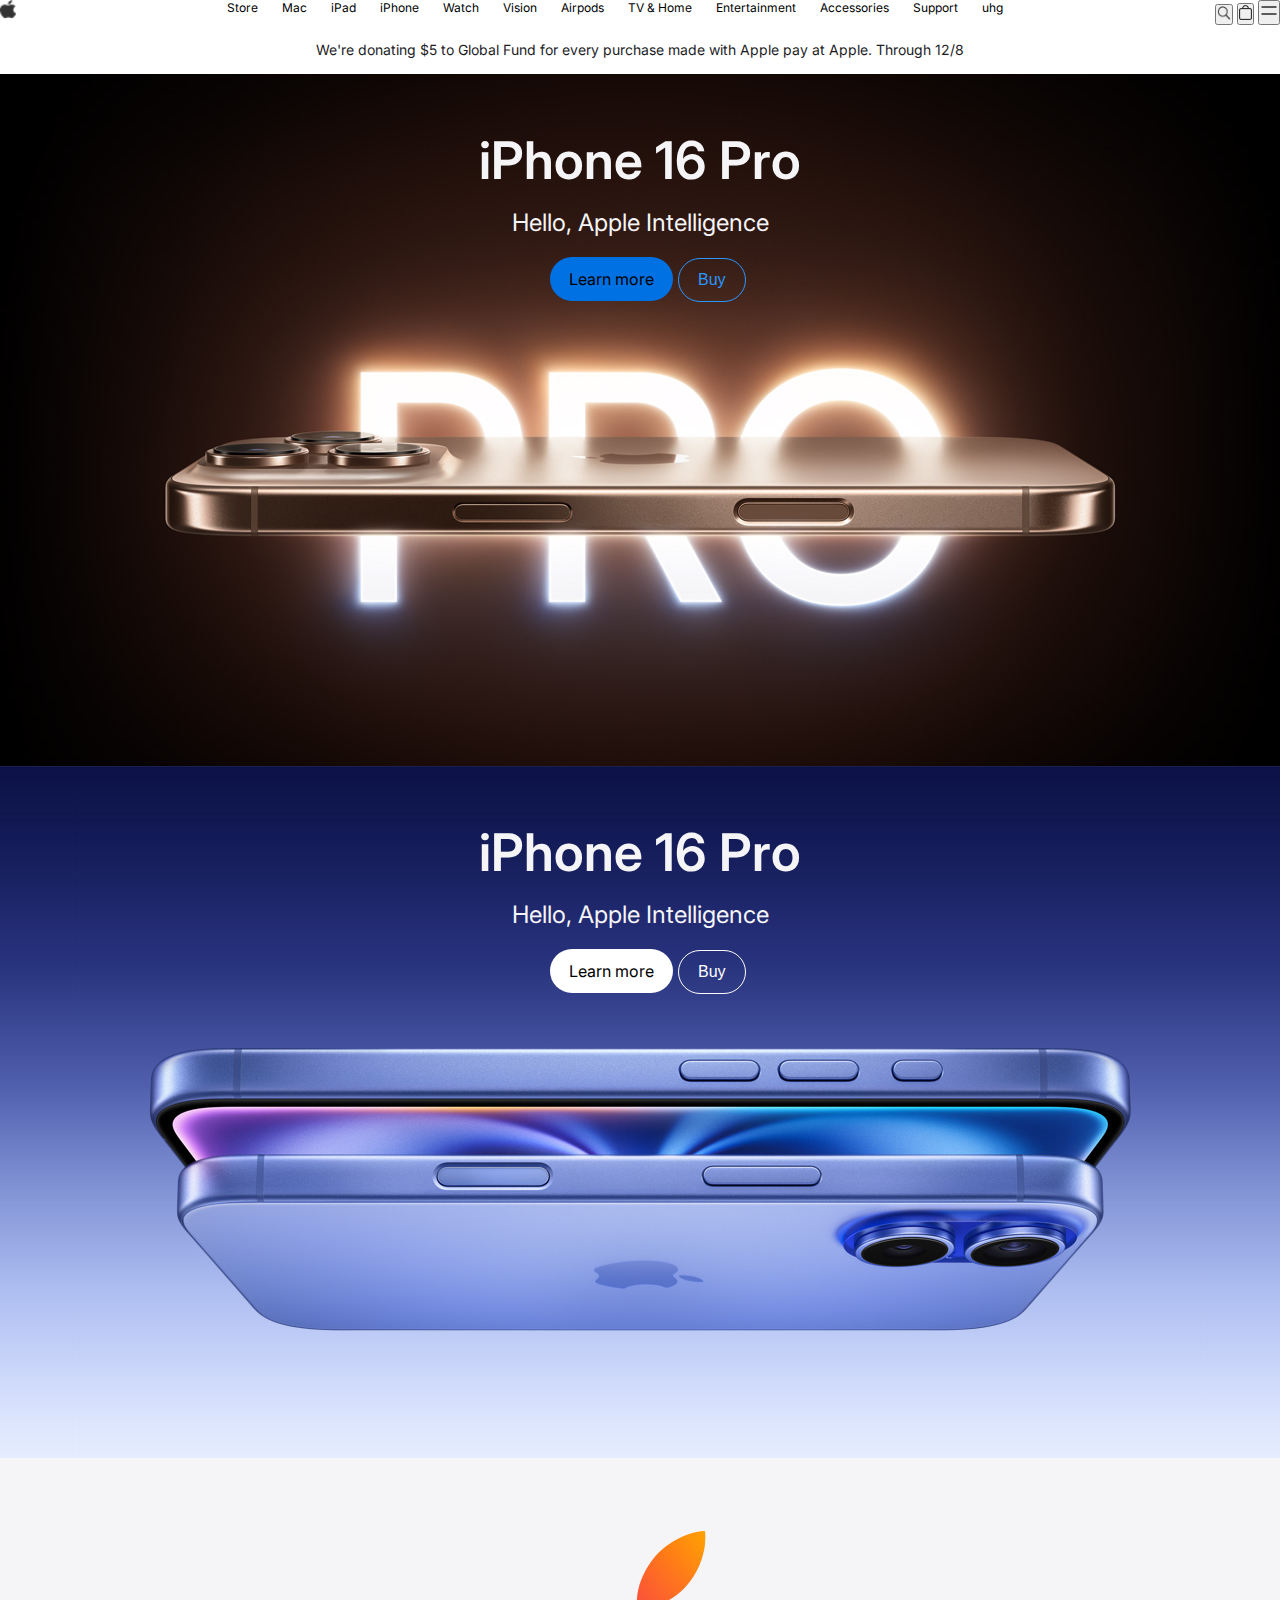
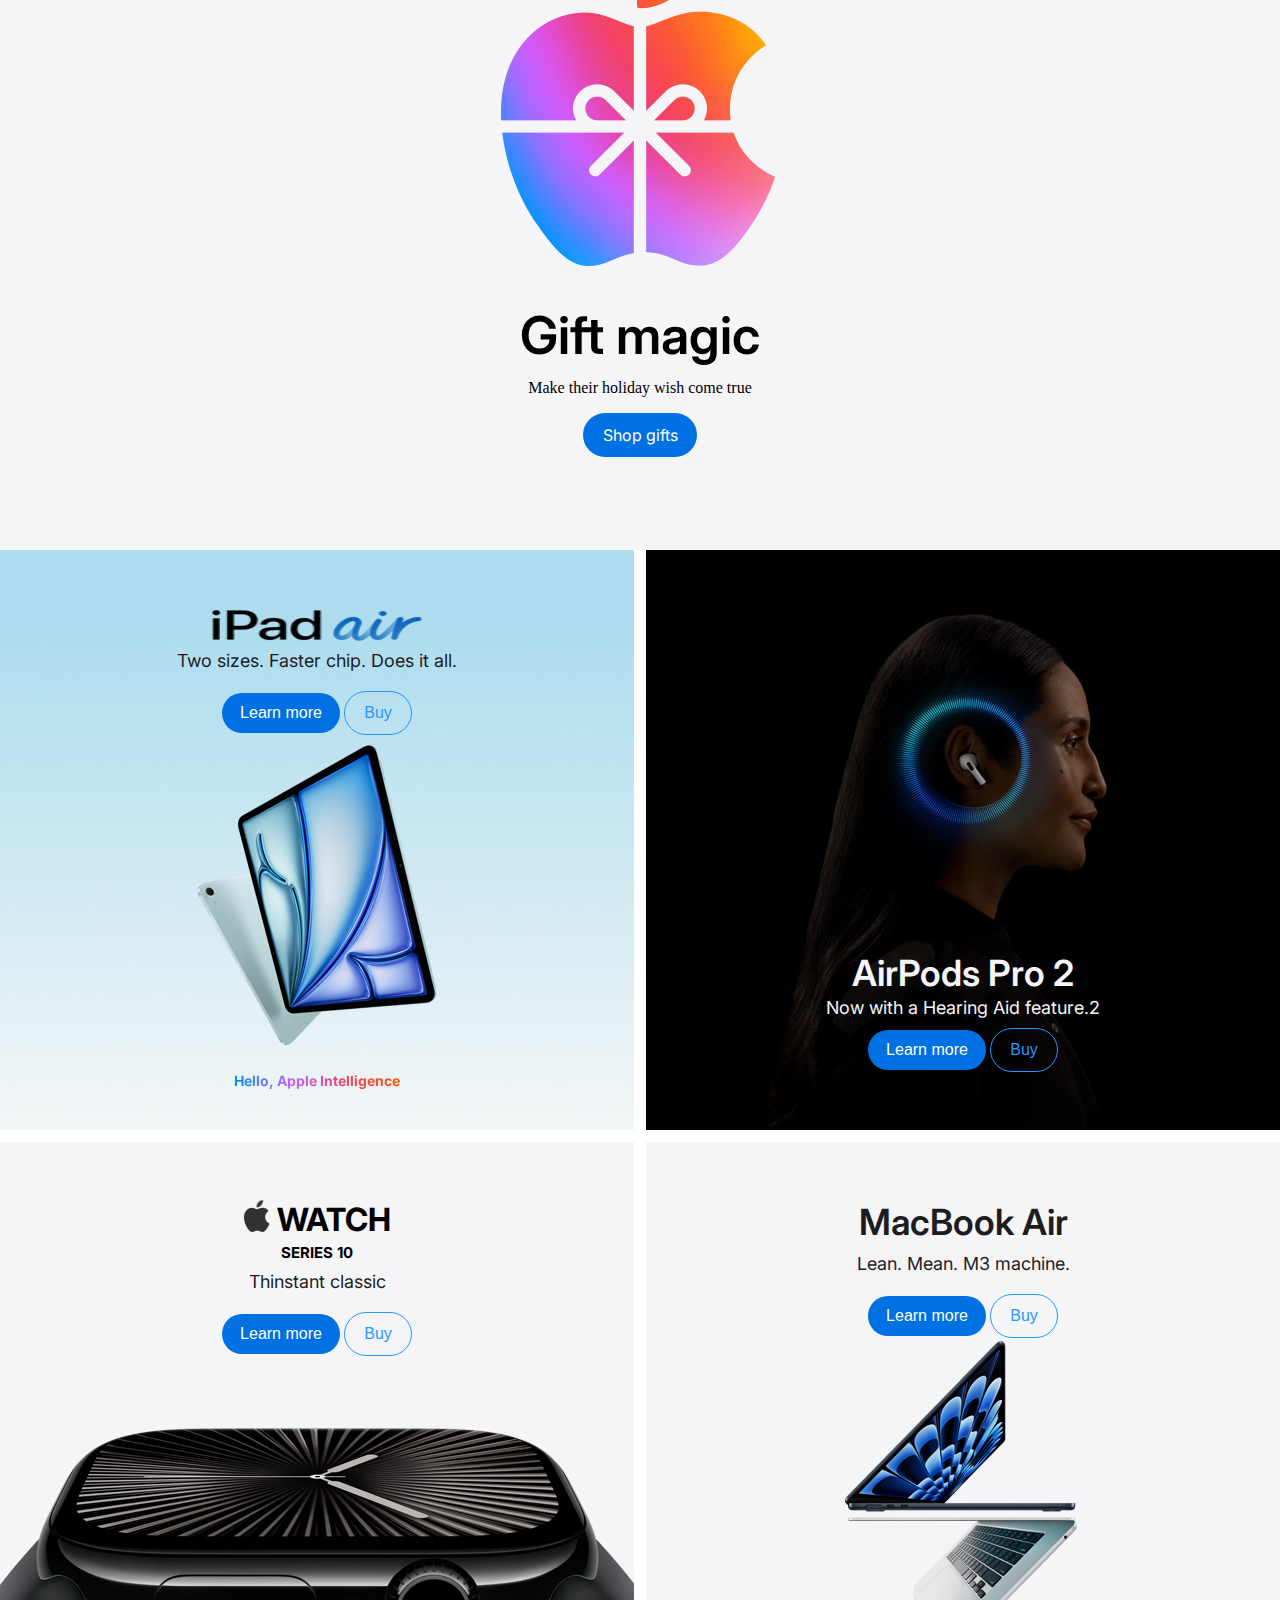
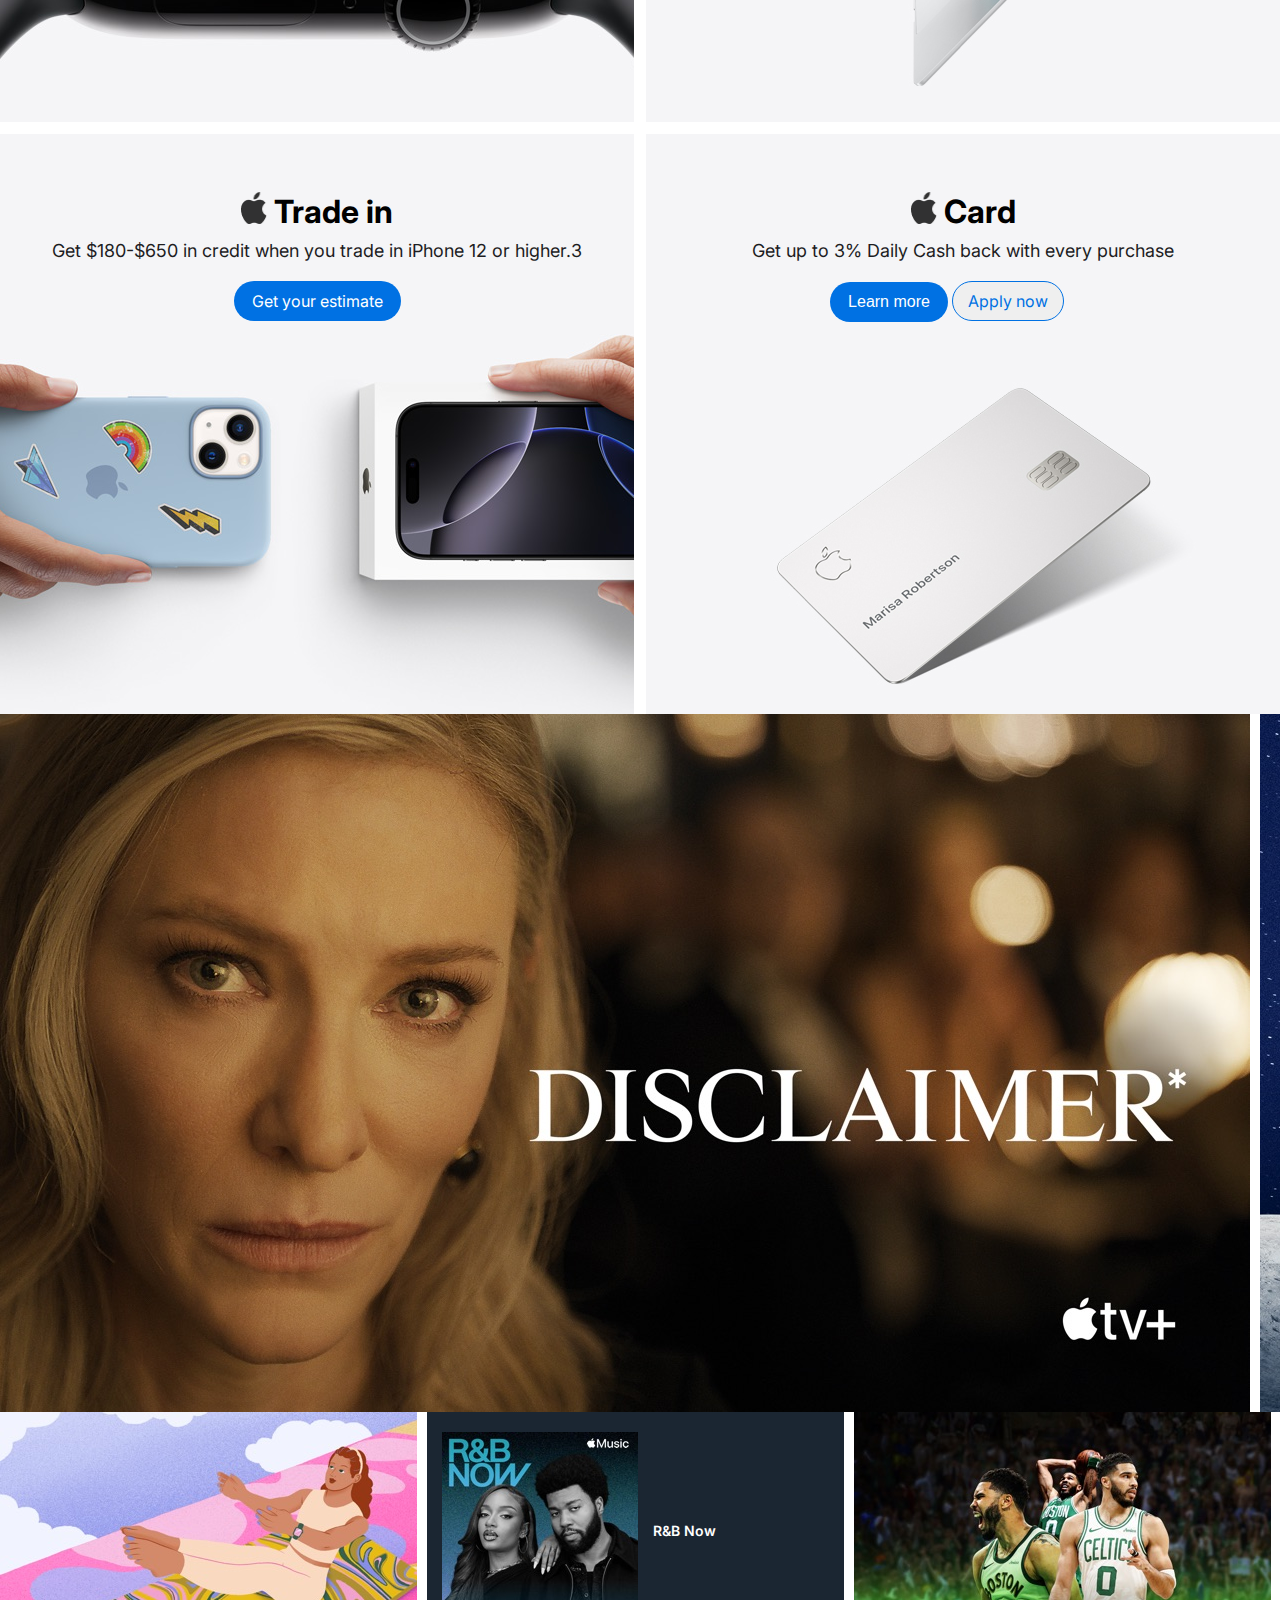
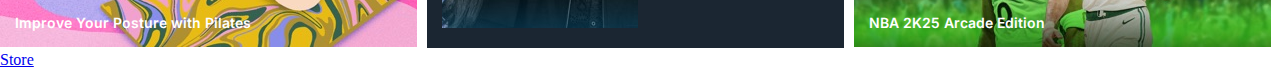
<file: index.html>
<!DOCTYPE html>
<html lang="en">
  <head>
    <meta charset="UTF-8" />
    <meta name="viewport" content="width=device-width, initial-scale=1.0" />
    <title>Document</title>
    <link rel="stylesheet" href="./styler.css" />
  </head>
  <body>
    <header class="title">
      <img src="./images/Vector.png" alt="" class="apple-logo" />
      <nav class="titles">
        <nav>Store</nav>
        <nav>Mac</nav>
        <nav>iPad</nav>
        <nav>iPhone</nav>
        <nav>Watch</nav>
        <nav>Vision</nav>
        <nav>Airpods</nav>
        <nav>TV & Home</nav>
        <nav>Entertainment</nav>
        <nav>Accessories</nav>
        <nav>Support</nav>
        <nav>uhg</nav>
      </nav>

      <div>
        <button>
          <img src="./images/Vector (1).png" alt="" class="search-button" />
        </button>
        <button>
          <img src="./images/Vector (2).png" alt="" class="bag-button" />
        </button>
        <button>
          <img src="./images/SVG.png" alt="" class="menu-button" />
        </button>
      </div>
    </header>

    <p class="donating-title">
      We're donating $5 to Global Fund for every purchase made with Apple pay at
      Apple. Through 12/8
    </p>

    <section class="iphone-pro">
      <h3 class="i16">iPhone 16 Pro</h3>
      <h3 class="middle-title">Hello, Apple Intelligence</h3>
      <h3 class="buttons">
        <button class="learn-button">Learn more</button>
        <button class="buy-button">Buy</button>
      </h3>
    </section>

    <section class="blue-iphone">
      <h3 class="i16">iPhone 16 Pro</h3>
      <h3 class="middle-title">Hello, Apple Intelligence</h3>
      <h3 class="buttons">
        <button class="learn-button-2">Learn more</button>
        <button class="buy-button-2">Buy</button>
      </h3>
    </section>

    <div class="gift-magic">
      <h3 class="gift-magic-title">Gift magic</h3>
      <p class="holiday-wish"></p>
      Make their holiday wish come true
      <button class="gift-button">Shop gifts</button>
    </div>

    <div class="six-pictures">
      <div
        class="six-picture"
        style="--image-url: url(./images/i-pad-air.jpeg)"
      >
        <img src="./images/Heading 3.png" alt="" class="ipad-air-png" />
        <p class="middle-paragraph">Two sizes. Faster chip. Does it all.</p>
        <div class="i-pad-air-buttons">
          <button class="learn-button-white">Learn more</button>
          <button class="buy-button">Buy</button>
        </div>
        <h2 class="rainbow-title">Hello, Apple Intelligence</h2>
      </div>

      <div
        class="six-picture-solo"
        style="--image-url: url(./images/airpod.jpeg)"
      >
        <h3 class="air-pod-pro">AirPods Pro 2</h3>
        <p class="white-text">Now with a Hearing Aid feature.2</p>
        <div class="air-pod-buttons">
          <button class="learn-button-white">Learn more</button>
          <button class="buy-button">Buy</button>
        </div>
      </div>

      <div class="six-picture" style="--image-url: url(./images/iwatch.jpeg)">
        <div class="title-with-logo">
          <img src="./images/Vector (3).png" alt="" class="apple-logo-1" />
          <h1 class="picture-big-title">WATCH</h1>
        </div>
        <h3 class="series-10-title">SERIES 10</h3>
        <p class="middle-paragraph">Thinstant classic</p>
        <div class="i-watch-buttons">
          <button class="learn-button-white">Learn more</button>
          <button class="buy-button">Buy</button>
        </div>
      </div>

      <div class="six-picture" style="--image-url: url(./images/macbook.jpeg)">
        <h3 class="pictures-title">MacBook Air</h3>
        <p class="middle-paragraph">Lean. Mean. M3 machine.</p>
        <div>
          <button class="learn-button-white">Learn more</button>
          <button class="buy-button">Buy</button>
        </div>
      </div>

      <div class="six-picture" style="--image-url: url(./images/iphones.jpeg)">
        <div class="title-with-logo">
          <img src="./images/Vector (3).png" alt="" class="apple-logo-1" />
          <h1 class="picture-big-title">Trade in</h1>
        </div>
        <p class="middle-paragraph">
          Get $180-$650 in credit when you trade in iPhone 12 or higher.3
        </p>
        <button class="get-button">Get your estimate</button>
      </div>

      <div class="six-picture" style="--image-url: url(./images/sim.jpeg)">
        <div class="title-with-logo">
          <img src="./images/Vector (3).png" alt="" class="apple-logo-1" />
          <h1 class="picture-big-title">Card</h1>
        </div>
        <p class="middle-paragraph">
          Get up to 3% Daily Cash back with every purchase
        </p>
        <div class="sixth-button">
          <button class="learn-button-white">Learn more</button>
          <button class="apply-button">Apply now</button>
        </div>
      </div>
    </div>

    <div class="scroll-images">
      <div class="scroll-image-container">
        <img src="./images/scroll-1.jpeg" alt="" class="scroll-image" />
      </div>

      <div class="scroll-image-container">
        <img src="./images/csroll-2.jpeg" alt="" class="scroll-image" />
        <div class="second-picture-text">
          <button class="stream-button">Stream now</button>
          <p class="scroll-images-paragraph">
            Comedy · Will they make history...or fake it?
          </p>
        </div>
      </div>

      <div class="scroll-image-container">
        <img src="./images/scroll-3.jpeg" alt="" class="scroll-image" />
      </div>
    </div>

    <div class="second-scrolls">
      <div class="second-scroll">
        <img src="./images/scroll-2-1.jpeg" alt="" class="long-scroll" />
        <p class="scrolls-paragraph">Improve Your Posture with Pilates</p>
      </div>

      <div class="scroll-background-grey">
        <img src="./images/scroll-2-2-picture.jpeg" alt="" class="rb-picture" />
        <p class="rb-paragraph">R&B Now</p>
      </div>

      <div class="second-scroll">
        <img src="./images/scroll-2-3.jpeg" alt="" class="long-scroll" />
        <p class="scrolls-paragraph">NBA 2K25 Arcade Edition</p>
      </div>

      <div class="second-scroll">
        <img src="./images/scroll-2-4.jpeg" alt="" class="long-scroll" />
        <p class="scrolls-paragraph">Strength with Kim</p>
      </div>

      <div class="scroll-background-pink">
        <img src="./images/scropll-2-5.jpeg" alt="" class="pink-picture" />
      </div>
    </div>
    <a href="./store.html">Store</a>
  </body>
</html>
</file>
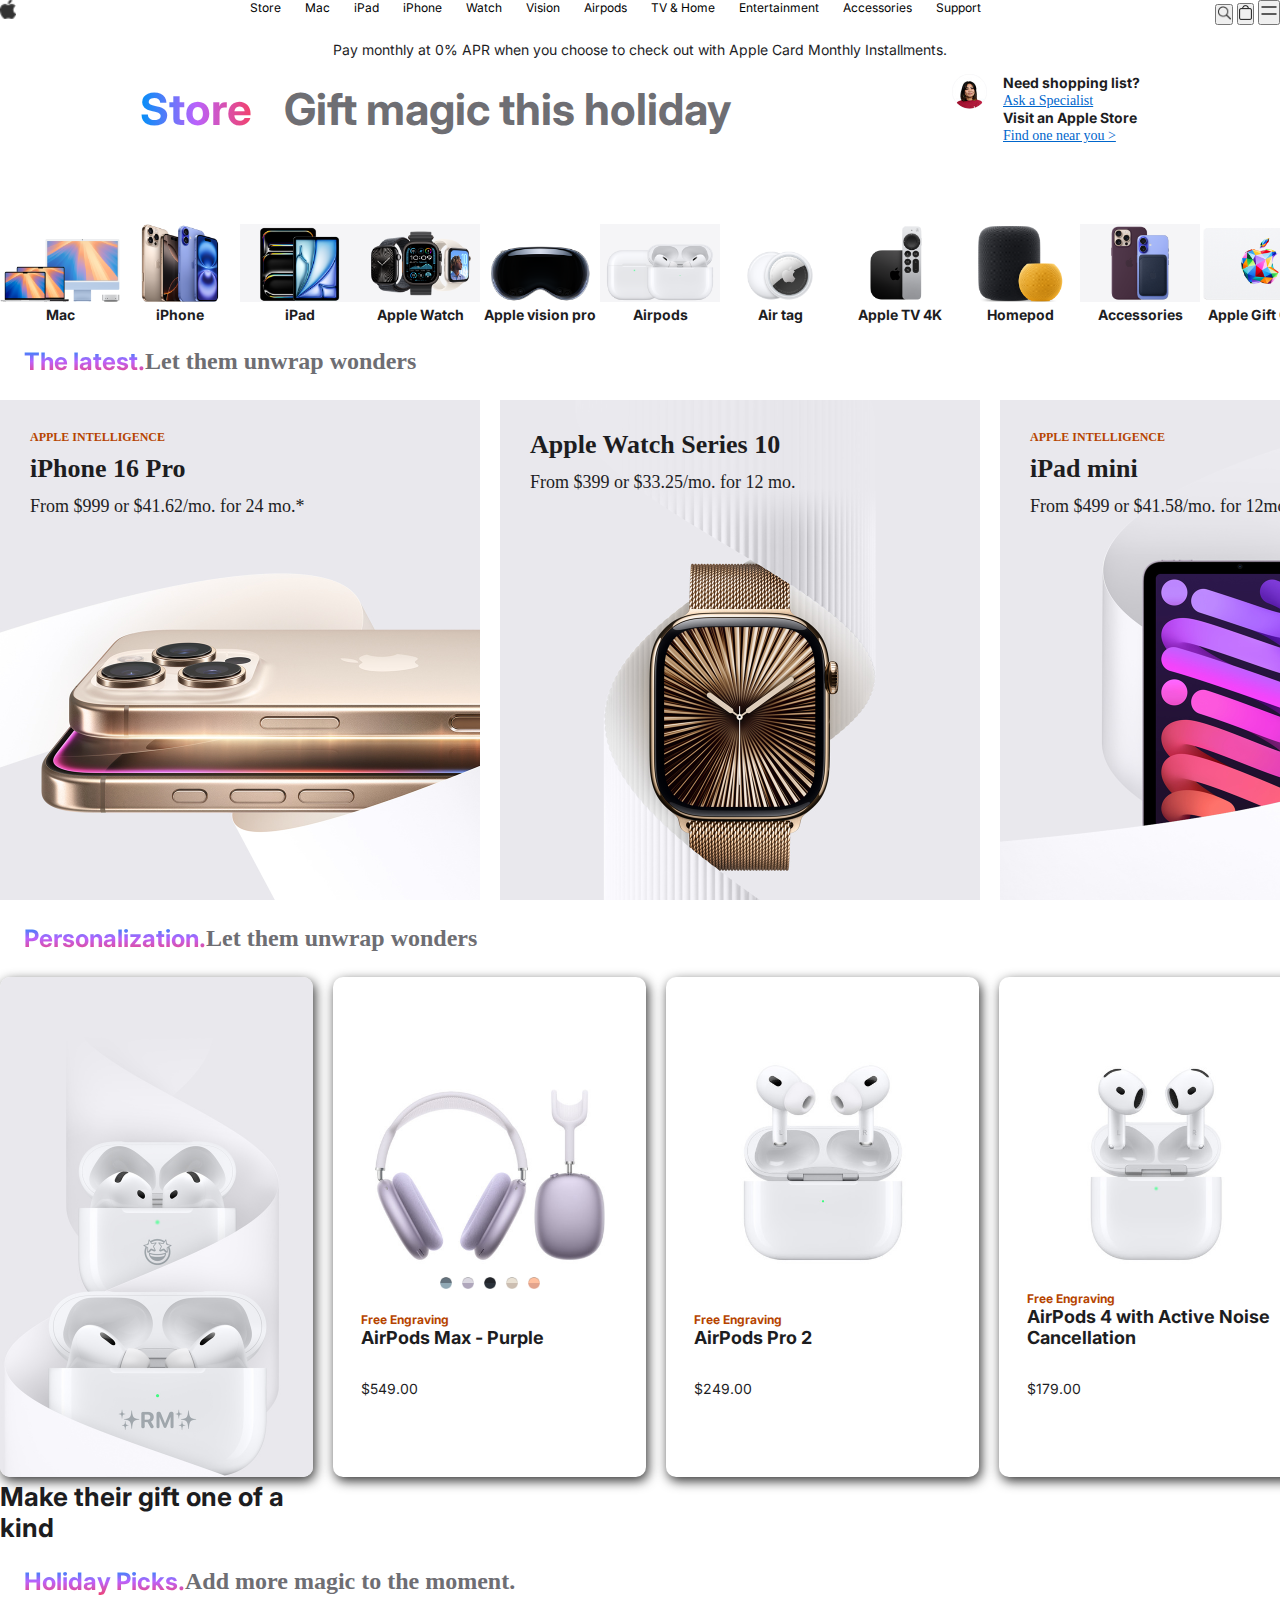
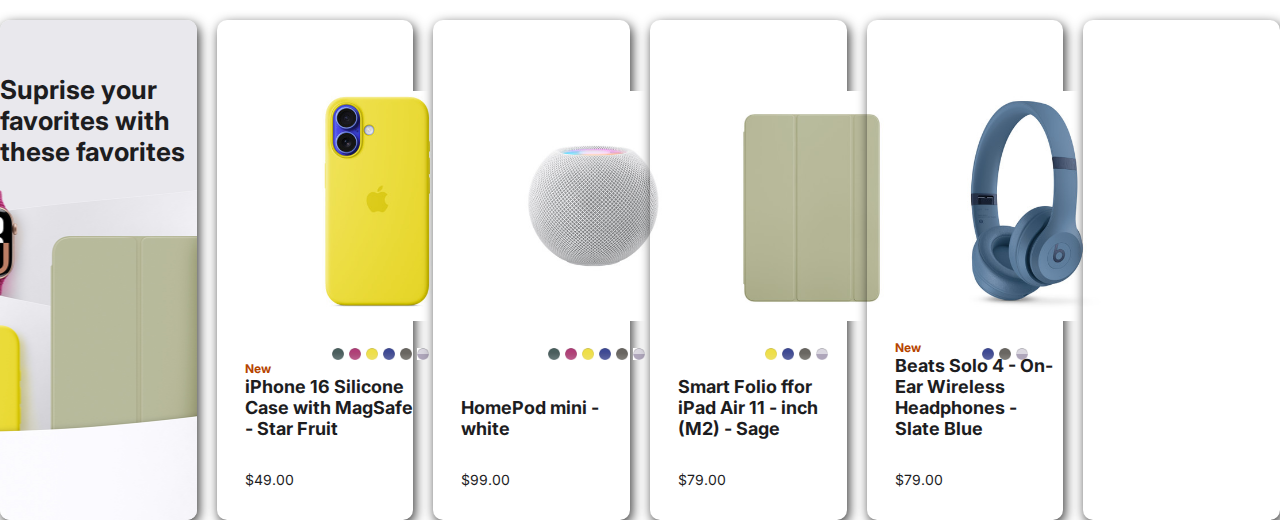
<file: store.html>
<!DOCTYPE html>
<html lang="en">
  <head>
    <meta charset="UTF-8" />
    <meta name="viewport" content="width=device-width, initial-scale=1.0" />
    <title>Document</title>
    <link rel="stylesheet" href="./stylers.css" />
  </head>
  <body>
    <header class="title">
      <img src="./images/Vector.png" alt="" class="apple-logo" />
      <nav class="titles">
        <nav>Store</nav>
        <nav>Mac</nav>
        <nav>iPad</nav>
        <nav>iPhone</nav>
        <nav>Watch</nav>
        <nav>Vision</nav>
        <nav>Airpods</nav>
        <nav>TV & Home</nav>
        <nav>Entertainment</nav>
        <nav>Accessories</nav>
        <nav>Support</nav>
      </nav>

      <div>
        <button>
          <img src="./images/Vector (1).png" alt="" class="search-button" />
        </button>
        <button>
          <img src="./images/Vector (2).png" alt="" class="bag-button" />
        </button>
        <button>
          <img src="./images/SVG.png" alt="" class="menu-button" />
        </button>
      </div>
    </header>
    <p class="donating-title">
      Pay monthly at 0% APR when you choose to check out with Apple Card Monthly
      Installments.
    </p>

    <div class="rainbow-background">
      <div class="theme-1">
        <h2 class="store-title">Store</h2>
        <h2 class="gift-magic-title">Gift magic this holiday</h2>
      </div>

      <div class="woman-section">
        <img
          src="./images/store-chat-holiday-specialist-icon-202411_AV3.png"
          alt=""
          class="woman-picture"
        />
        <div class="woman-titles">
          <h3 class="shopping-title">Need shopping list?</h3>
          <a href="" class="list">Ask a Specialist</a>
          <h3 class="shopping-title">Visit an Apple Store</h3>
          <a href="" class="list">Find one near you > </a>
        </div>
      </div>
    </div>

    <div class="product-pictures">
      <div>
        <img src="./images/1.png" alt="" class="tools" />
        <h3 class="product-names">Mac</h3>
      </div>

      <div>
        <img src="./images/2.png" alt="" class="tools" />
        <h3 class="product-names">iPhone</h3>
      </div>

      <div>
        <img src="./images/3.png" alt="" class="tools" />
        <h3 class="product-names">iPad</h3>
      </div>

      <div>
        <img src="./images/4.png" alt="" class="tools" />
        <h3 class="product-names">Apple Watch</h3>
      </div>

      <div>
        <img src="./images/5.png" alt="" class="tools" />
        <h3 class="product-names">Apple vision pro</h3>
      </div>

      <div>
        <img src="./images/6.png" alt="" class="tools" />
        <h3 class="product-names">Airpods</h3>
      </div>

      <div>
        <img src="./images/7.png" alt="" class="tools" />
        <h3 class="product-names">Air tag</h3>
      </div>

      <div>
        <img src="./images/8.png" alt="" class="tools" />
        <h3 class="product-names">Apple TV 4K</h3>
      </div>

      <div>
        <img src="./images/9.png" alt="" class="tools" />
        <h3 class="product-names">Homepod</h3>
      </div>

      <div>
        <img src="./images/10.png" alt="" class="tools" />
        <h3 class="product-names">Accessories</h3>
      </div>

      <div>
        <img src="./images/11.png" alt="" class="tools" />
        <h3 class="product-names">Apple Gift Card</h3>
      </div>
    </div>
    <div class="section-2">
      <div class="latest-title">
        <h3 class="rainbow-latest-title">The latest.</h3>
        <h3 class="Unwrap-title">Let them unwrap wonders</h3>
      </div>
      <div class="golden-images">
        <div class="golden-item">
          <img src="./images/golden-phone.jpeg" alt="" />
          <div class="three-titles">
            <h4 class="Golden-items-title">APPLE INTELLIGENCE</h4>
            <h3 class="black-title">iPhone 16 Pro</h3>
            <p class="goldens-paragraph">From $999 or $41.62/mo. for 24 mo.*</p>
          </div>
        </div>

        <div class="golden-item">
          <img src="./images/golden-watch.jpeg" alt="" />
          <div class="three-titles">
            <h3 class="black-title">Apple Watch Series 10</h3>
            <p class="goldens-paragraph">From $399 or $33.25/mo. for 12 mo.</p>
          </div>
        </div>

        <div class="golden-item">
          <img src="./images/colored-ipad.jpeg" alt="" />
          <div class="three-titles">
            <h4 class="Golden-items-title">APPLE INTELLIGENCE</h4>
            <h3 class="black-title">iPad mini</h3>
            <p class="goldens-paragraph">From $499 or $41.58/mo. for 12mo.</p>
          </div>
        </div>

        <div class="golden-item">
          <img src="./images/blcak-pad.jpeg" alt="" />
          <div class="three-titles">
            <h4 class="Golden-items-title">APPLE INTELLIGENCE</h4>
            <h3 class="black-title">Macbook Pro</h3>
            <p class="goldens-paragraph">
              From $1599 or $133.25/mo. for 12 mo.
            </p>
          </div>
        </div>
      </div>
    </div>

    <div class="latest-title">
      <h3 class="rainbow-latest-title">Personalization.</h3>
      <h3 class="Unwrap-title">Let them unwrap wonders</h3>
    </div>

    <div class="airpods-section">
      <div class="airpod-section">
        <div>
          <img src="./images/rm-ipod.jpeg" alt="" class="airpod-pictures" />
        </div>

        <div class="gift-father">
          <h3 class="gift-title">Make their gift one of a kind</h3>
        </div>
      </div>

      <div class="white-box">
        <div class="child-picture">
          <img src="./images/bluetooth.jpeg" alt="" class="airpods-picture" />
        </div>
        <div class="airpodcolors">
          <img src="./images/green.jpeg" alt="" class="colors" />
          <img src="./images/purple.jpeg" alt="" class="colors" />
          <img src="./images/black.jpeg" alt="" class="colors" />
          <img src="./images/beioge.jpeg" alt="" class="colors" />
          <img src="./images/pink.jpeg" alt="" class="colors" />
        </div>
        <div class="texts">
          <h4 class="free-text">Free Engraving</h4>
          <h3 class="free-text-child">AirPods Max - Purple</h3>
          <h5 class="price">$549.00</h5>
        </div>
      </div>

      <div class="white-box">
        <div class="child-picture">
          <img
            src="./images/chihewch-garsan i pod.jpeg"
            alt=""
            class="airpods-picture"
          />
        </div>
        <div class="texts">
          <h4 class="free-text">Free Engraving</h4>
          <h3 class="free-text-child">AirPods Pro 2</h3>
          <h5 class="price">$249.00</h5>
        </div>
      </div>

      <div class="white-box">
        <div class="child-picture">
          <img src="./images/pod4.jpeg" alt="" class="airpods-picture" />
        </div>
        <div class="texts">
          <h4 class="free-text">Free Engraving</h4>
          <h3 class="free-text-child">
            AirPods 4 with Active Noise Cancellation
          </h3>
          <h5 class="price">$179.00</h5>
        </div>
      </div>

      <div class="white-box">
        <div class="child-picture">
          <img
            src="./images/apple pencil.jpeg"
            alt=""
            class="airpods-picture"
          />
        </div>

        <div class="texts">
          <h4 class="free-text">New</h4>
          <h3 class="free-text-child">Apple Pencil Pro</h3>
          <h5 class="price">$49.00</h5>
        </div>
      </div>
    </div>

    <div class="holiday-title">
      <h3 class="rainbow-holiday-title">Holiday Picks.</h3>
      <h3 class="addmore-title">Add more magic to the moment.</h3>
    </div>

    <div class="section-3">
      <div class="green-ipad">
        <h2 class="surprise-title">
          Suprise your favorites with these favorites
        </h2>
      </div>

      <div class="container">
        <div class="yellow-iphone"></div>
        <div class="yellow-colors">
          <img src="./images/3-1 dark green.jpeg" alt="" />
          <img src="./images/3-1 pink.jpeg" alt="" />
          <img src="./images/3-1 shar.jpeg" alt="" />
          <img src="./images/3-1 tsenher.jpeg" alt="" />
          <img src="./images/grey.jpeg" alt="" />
          <img src="./images/purple.jpeg" alt="" />
        </div>
        <div class="text-box">
          <h4 class="free-text">New</h4>
          <h3 class="free-text-child">
            iPhone 16 Silicone Case with MagSafe - Star Fruit
          </h3>
          <h5 class="price">$49.00</h5>
        </div>
      </div>

      <div class="container">
        <div class="speaker"></div>
        <div class="yellow-colors">
          <img src="./images/3-1 dark green.jpeg" alt="" />
          <img src="./images/3-1 pink.jpeg" alt="" />
          <img src="./images/3-1 shar.jpeg" alt="" />
          <img src="./images/3-1 tsenher.jpeg" alt="" />
          <img src="./images/grey.jpeg" alt="" />
          <img src="./images/purple.jpeg" alt="" />
        </div>
        <div class="text-box">
          <h3 class="free-text-child">HomePod mini - white</h3>
          <h5 class="price">$99.00</h5>
        </div>
      </div>

      <div class="container">
        <div class="ipadair-11"></div>
        <div class="yellow-colors">
          <img src="./images/3-1 shar.jpeg" alt="" />
          <img src="./images/3-1 tsenher.jpeg" alt="" />
          <img src="./images/grey.jpeg" alt="" />
          <img src="./images/purple.jpeg" alt="" />
        </div>
        <div class="text-box">
          <h3 class="free-text-child">
            Smart Folio ffor iPad Air 11 - inch (M2) - Sage
          </h3>
          <h5 class="price">$79.00</h5>
        </div>
      </div>

      <div class="container">
        <div class="blue-headphone"></div>
        <div class="yellow-colors">
          <img src="./images/3-1 tsenher.jpeg" alt="" />
          <img src="./images/grey.jpeg" alt="" />
          <img src="./images/purple.jpeg" alt="" />
        </div>
        <div class="text-box">
          <h3 class="free-text">New</h3>
          <h4 class="free-text-child">
            Beats Solo 4 - On-Ear Wireless Headphones - Slate Blue
          </h4>
          <h5 class="price">$79.00</h5>
        </div>
      </div>

      <div class="container"></div>
    </div>
  </body>
</html>
</file>
<file: styler.css>
@import url("https://fonts.googleapis.com/css2?family=Bebas+Neue&family=Hanuman:wght@100;300;400;700;900&family=Inter:ital,opsz,wght@0,14..32,100..900;1,14..32,100..900&family=Montserrat:ital,wght@0,100..900;1,100..900&display=swap");

* {
  margin: 0;
  padding: 0;
}
.title {
  display: flex;
  justify-content: space-between;
  background: color #f5f5f7;
}
.apple-logo {
  width: 16px;
  height: 19px;
}
.titles {
  display: flex;
  gap: 24px;
  font-family: "Inter", serif;
  color: #000000;
  font-size: 12px;
  font-weight: 400;
}
.search-button {
  width: 14.08px;
  height: 14.08px;
}
.bag-button {
  width: 12.94px;
  height: 14.91px;
}
.menu-button {
  width: 18px;
  height: 18px;
}
.donating-title {
  /* display: flex; */
  text-align: center;
  font-family: "Inter", serif;
  color: #1d1d1f;
  font-size: 14px;
  font-weight: 400;
  padding: 16px;
}

.iphone-pro {
  background-image: url(./images/Background.png);
  width: 100vw;
  background-position: center;
  background-size: cover;
  background-repeat: no-repeat;
  height: 692px;
  color: #f5f5f7;
  display: flex;
  flex-direction: column;
  align-items: center;
}

.i16 {
  font-size: 52px;
  color: #f5f5f7;
  font-weight: 600;
  font-family: "Inter", serif;
  margin-top: 55px;
}
.middle-title {
  font-size: 24px;
  font-weight: 400;
  color: #f5f5f7;
  font-family: "Inter", serif;
  margin-top: 16px;
}
.learn-button {
  width: 123px;
  height: 44px;
  background-color: #0071e3;
  font-size: 16px;
  font-family: "Inter", serif;
  font-weight: 400;
  border-radius: 50px;
  margin-left: 16px;
  border: transparent;
}
.buy-button {
  width: 68px;
  height: 44px;
  font-size: 16px;
  font-weight: 400;
  border: 0.37px #2997ff solid;
  border-radius: 50px;
  background-color: transparent;
  color: #2997ff;
}
.buttons {
  margin-top: 20px;
}
.blue-iphone {
  background-image: url("./images/image.png");
  width: 100vw;
  height: 692px;
  background-position: center;
  display: flex;
  flex-direction: column;
  align-items: center;
}
.learn-button-2 {
  width: 123px;
  height: 44px;
  background-color: #ffffff;
  font-size: 16px;
  font-family: "Inter", serif;
  font-weight: 400;
  border-radius: 50px;
  margin-left: 16px;
  border: transparent;
}
.buy-button-2 {
  width: 68px;
  height: 44px;
  font-size: 16px;
  font-weight: 400;
  border: 0.37px #ffffff solid;
  border-radius: 50px;
  background-color: transparent;
  color: #ffffff;
}
.gift-magic {
  background-image: url("./images/Figure\ \(2\).png");
  width: 100vw;
  height: 692px;
  background-position: center;
  display: flex;
  flex-direction: column;
  align-items: center;
}
.gift-magic-title {
  font-family: "Inter", serif;
  font-size: 52px;
  font-weight: 600;
  color: #000000;
  margin-top: 446px;
}
.holiday-wish {
  font-size: 24px;
  font-family: "Inter", serif;
  font-weight: 400;
  color: #000;
  margin-top: 12px;
}

.gift-button {
  width: 114px;
  height: 44px;
  background-color: #0071e3;
  font-size: 16px;
  font-family: "Inter", serif;
  font-weight: 400;
  color: #ffffff;
  border-radius: 50px;
  margin-top: 16px;
  border: transparent;
}

.six-pictures {
  display: grid;
  grid-template-columns: repeat(2, 1fr);
  grid-template-rows: repeat(3, 580px);
  gap: 12px;
}

.six-picture {
  background-image: var(--image-url);
  background-position: center;
  background-size: cover;
  background-repeat: no-repeat;
  display: flex;
  flex-direction: column;
  align-items: center;
}

.six-picture-solo {
  background-image: var(--image-url);
  background-position: center;
  background-size: cover;
  background-repeat: no-repeat;
  display: flex;
  flex-direction: column;
  justify-content: flex-end;
  align-items: center;
  padding-bottom: 58px;
}

.apple-logo-1 {
  width: 26px;
  height: 32px;
  color: #000000;
  margin-right: 7px;
}
.title-with-logo {
  display: flex;
  margin-top: 58px;
}
.pictures-title {
  font-family: "Inter", serif;
  font-size: 36px;
  color: #1d1d1f;
  font-weight: 600;
  margin-top: 58px;
}
.ipad-air-png {
  /* width: 430px; */
  height: 33px;
  width: 100%;
  margin-top: 58px;
}
.middle-paragraph {
  color: #1d1d1f;
  font-size: 18px;
  margin-top: 9px;
  font-weight: 400;
  margin-bottom: 20px;
  font-family: "Inter", serif;
}
.series-10-title {
  font-size: 15px;
  font-family: "Inter", serif;
  font-weight: 700;
  color: #000000;
  margin-top: 4px;
}
.picture-big-title {
  font-size: 32px;
  font-family: "Inter", serif;
  font-weight: 700;
  color: #000000;
}
.get-button {
  font-size: 16px;
  font-family: "Inter", serif;
  color: #ffffff;
  width: 167px;
  height: 40px;
  background-color: #0071e3;
  border-radius: 50px;
  border: transparent;
}
.apply-button {
  width: 112px;
  height: 40px;
  border: 1px #0071e3 solid;
  font-size: 16px;
  font-weight: 400;
  font-family: "Inter", serif;
  border-radius: 50px;
  margin-right: 32px;
  color: #0071e3;
}
.rainbow-title {
  height: 18px;
  font-size: 14px;
  font-family: "Inter", serif;
  color: transparent;
  width: max-content;
  background-clip: text;
  background-image: linear-gradient(
    to right,
    #0090f7,
    #ba62fc,
    #f2416b,
    #f55600
  );
  margin-top: auto;
  padding-bottom: 40px;
}
.learn-button-white {
  width: 118px;
  height: 40px;
  color: #fff;
  font-size: 16px;
  background-color: #0071e3;
  border: transparent;
  border-radius: 50px;
  font-weight: 400;
}
.air-pod-pro {
  color: #f5f5f7;
  font-size: 36px;
  font-weight: 600;
  font-family: "Inter", serif;
}
.white-text {
  font-family: "Inter", serif;
  color: #f5f5f7;
  font-size: 18px;
  font-weight: 400;
  margin-top: 2px;
  margin-bottom: 10px;
}

.scroll-image-container {
  position: relative;
  width: 1250px;
  height: 698px;
  flex-shrink: 0;
  scroll-snap-align: center;
}

@media screen and (max-width: 768px) {
  .iphone-pro {
    height: 650px;
    background-image: url("./Figure.png");
  }
  .blue-iphone {
    height: 650px;
    background-image: url("./Figure\ \(1\).png");
  }
  .titles {
    display: none;
  }
}
@media only screen and (max-width: 390px) {
  .iphone-pro {
    height: 500px;
    background-image: url("./iphoneproin\ phone.jpeg");
    justify-content: flex-end;
    padding: 36px;
  }
  .blue-iphone {
    height: 500px;
    background-image: url("./bluephoneinphone.jpeg");
    justify-content: flex-end;
    padding: 36px;
  }
  .i16 {
    font-size: 30px;
  }
  .middle-title {
    font-size: 18px;
  }
  .learn-button {
    width: 107px;
    height: 36px;
    font-size: 14px;
  }
  .buy-button {
    width: 66px;
    height: 36px;
    font-size: 14px;
  }
  .gift-magic {
    display: none;
  }
  .six-pictures {
    display: grid;
    grid-template-columns: 1fr;
    grid-template-rows: repeat(6, 500px);
  }
  .middle-paragraph {
    text-align: center;
  }
  .air-pod-pro {
    font-size: 30px;
  }
  .picture-big-title {
    font-size: 28px;
  }
  .pictures-title {
    font-size: 28px;
  }
  .learn-button-white {
    font-size: 14px;
  }
  .buy-button {
    font-size: 14px;
  }
  .apply-button {
    margin: 0;
    font-size: 14px;
  }
  .get-button {
    font-size: 14px;
  }
  .sixth-button {
    display: flex;
    gap: 12px;
    justify-content: center;
  }
  .scroll-image {
    height: 100%;
    width: 100%;
    object-fit: cover;
  }
  .scroll-image-container {
    width: 274px;
    height: 300px;
  }
}
.scroll-images {
  display: flex;
  overflow-x: scroll;
  width: 100vw;
  gap: 10px;
  scroll-snap-type: x mandatory;
  scrollbar-width: none;
}

.scroll-image {
  height: 100%;
  width: 100%;
  object-fit: cover;
}
.stream-button {
  width: 133px;
  height: 44px;
  background-color: #f5f5f7;
  border-radius: 50px;
  border: transparent;
  font-size: 17px;
  font-family: "Inter", serif;
  color: #000000;
}
.scroll-images-paragraph {
  font-size: 17px;
  font-weight: 700;
  color: #fff;
  font-family: "Inter", serif;
}
.second-picture-text {
  display: flex;
  position: absolute;
  align-items: center;
  gap: 20px;
  left: 70px;
  bottom: 70px;
  color: red;
}
.second-scrolls {
  display: flex;
  overflow-x: scroll;
  width: 100vw;
  gap: 10px;
  scroll-snap-type: x mandatory;
  scrollbar-width: none;
}
.scroll-background-grey {
  width: 417px;
  height: 236px;
  flex-shrink: 0;
  display: flex;
  align-items: center;
  background-color: #1b2632;
}

.rb-picture {
  width: 196px;
  height: 196px;
  margin-left: 15px;
}
.pink-picture {
  width: 196px;
  height: 196px;
  margin-left: 15px;
}
.scroll-background-pink {
  width: 417px;
  height: 236px;
  background-color: #ebb799;
  flex-shrink: o;
  display: flex;
  align-items: center;
}
.scrolls-paragraph {
  font-size: 14px;
  font-weight: 600;
  color: #fff;
  font-family: "Inter", serif;
  position: absolute;
  left: 15px;
  bottom: 20px;
}
.second-scroll {
  position: relative;
}
.rb-paragraph {
  color: #fff;
  font-size: 14px;
  font-weight: 600;
  font-family: "Inter", serif;
  margin-left: 15px;
}
</file>
<file: stylers.css>
@import url("https://fonts.googleapis.com/css2?family=Bebas+Neue&family=Hanuman:wght@100;300;400;700;900&family=Inter:ital,opsz,wght@0,14..32,100..900;1,14..32,100..900&family=Montserrat:ital,wght@0,100..900;1,100..900&display=swap");

* {
  margin: 0;
  padding: 0;
}

img {
  height: 100%;
  width: 100%;
  object-fit: cover;
}

.title {
  display: flex;
  justify-content: space-between;
  background: color #f5f5f7;
}
.apple-logo {
  width: 16px;
  height: 19px;
}
.titles {
  display: flex;
  gap: 24px;
  font-family: "Inter", serif;
  color: #000000;
  font-size: 12px;
  font-weight: 400;
}
.search-button {
  width: 14.08px;
  height: 14.08px;
}
.bag-button {
  width: 12.94px;
  height: 14.91px;
}
.menu-button {
  width: 18px;
  height: 18px;
}
.donating-title {
  /* display: flex; */
  text-align: center;
  font-family: "Inter", serif;
  color: #1d1d1f;
  font-size: 14px;
  font-weight: 400;
  padding: 16px;
}
.rainbow-background {
  display: flex;
  justify-content: space-between;

  padding-inline: 140px;
}
.theme-1 {
  display: flex;
  gap: 32px;
  justify-content: space-around;
  align-items: center;
}
.product-pictures {
  display: flex;
  padding-top: 80px;
}
.tools {
  width: 120px;
  height: 78px;
  gap: 12px;
}
.store-title {
  font-family: "Inter", serif;
  font-size: 44px;
  width: max-content;
  background-clip: text;
  color: transparent;
  background-image: linear-gradient(to right, #0090f7, #ba62fc, #f2416b);
}
.gift-magic-title {
  font-family: "Inter", serif;
  font-size: 44px;
  font-weight: 700;
  color: #6e6e73;
  align-items: center;
  display: flex;
}
.woman-section {
  display: flex;
  gap: 16px;
}
.woman-title {
  gap: 4px;
}
.woman-picture {
  width: 35px;
  height: 35px;
  border-radius: 50px;
}

.product-pictures {
  overflow: scroll;
}
.shopping-title {
  font-size: 14px;
  color: #1d1d1f;
  font-weight: 700;
  font-family: "Inter", serif;
}
.list {
  font-size: 14px;
  color: #0066cc;
}
.product-names {
  font-size: 14px;
  font-weight: 700;
  color: #1d1d1f;
  font-family: "Inter", serif;
  display: flex;
  flex-direction: column;
  align-items: center;
}
.golden-images {
  display: flex;
  width: 480px;
  height: 500px;
  gap: 20px;
}
.latest-title {
  display: flex;
  align-items: center;
  padding-top: 60px;
  padding: 24px;
}
.section-2 {
  width: 100vw;
}

.golden-item {
  flex-shrink: 0;
  width: 480px;
  height: 500px;
  position: relative;
}

.rainbow-latest-title {
  font-size: 24px;
  font-weight: 700;
  font-family: "Inter", serif;
  width: max-content;
  color: transparent;
  background-clip: text;
  background-image: linear-gradient(#0090f7, #ba62fc, #f2416b);
}
.Unwrap-title {
  font-size: 24px;
  color: #6e6e73;
  font-weight: 700;
}
.Golden-items-title {
  font-size: 12px;
  font-weight: 700;
  color: #b64400;
  padding-bottom: 9px;
}
.black-title {
  font-size: 26px;
  color: #1d1d1f;
  font-weight: 700;
  padding-bottom: 12px;
}

.goldens-paragraph {
  font-size: 18px;
  color: #1d1d1f;
  font-weight: 400;
}
.three-titles {
  position: absolute;
  top: 30px;
  left: 30px;
  gap: 9px;
}
.colors {
  width: 12px;
  height: 12px;
}
.airpods-pictures {
  width: 400px;
  height: 500px;
  box-shadow: 2px 4px 12px 0 rgba(0, 0, 0, 0.8);
  border-radius: 10px;
}
.airpods-picture {
  width: 230px;
  height: 230px;
}
.airpod-pictures {
  width: 313px;
  height: 500px;
  border-radius: 10px;
  box-shadow: 2px 4px 12px 0 rgba(0, 0, 0, 0.8);
}
.white-box {
  width: 313px;
  height: 500px;
  flex-shrink: 0;
  position: relative;
  box-shadow: 2px 4px 12px 0 rgba(0, 0, 0, 0.8);
  border-radius: 10px;
  position: relative;
}

.airpods-section {
  display: flex;
  gap: 20px;
}
.child-picture {
  position: absolute;
  top: 71px;
  left: 41.5px;
}
.gift-title {
  font-size: 26px;
  font-family: "Inter", serif;
  font-weight: 700;
  color: #1d1d1f;
}
.free-text {
  font-size: 12px;
  color: #b64400;
  font-family: "Inter", serif;
  font-weight: 700;
}
.free-text-child {
  font-size: 18px;
  font-family: "Inter", serif;
  color: #1d1d1f;
  font-weight: 700;
}
.price {
  font-size: 14px;
  color: #1d1d1f;
  font-weight: 400;
  font-family: "Inter", serif;
  padding-top: 32px;
}
.texts {
  position: absolute;
  left: 28px;
  bottom: 80px;
}

.airpodcolors {
  display: flex;
  position: absolute;
  left: 50%;
  top: 60%;
  gap: 10px;
  transform: translateX(-50%);
}
.holiday-title {
  display: flex;
  align-items: center;
  padding-top: 60px;
  padding: 24px;
}
.rainbow-holiday-title {
  font-size: 24px;
  font-weight: 700;
  font-family: "Inter", serif;
  width: max-content;
  color: transparent;
  background-clip: text;
  background-image: linear-gradient(#0090f7, #ba62fc, #f2416b);
}
.addmore-title {
  font-size: 24px;
  color: #6e6e73;
  font-weight: 700;
}
.green-ipad {
  background-image: url(./images/3-1.jpeg);
  width: 400px;
  height: 500px;
  background-size: cover;
  background-position: center;
  border-radius: 10px;
  box-shadow: 2px 4px 12px 0 rgba(0, 0, 0, 0.8);
}
.container {
  width: 400px;
  height: 500px;
  position: relative;
  border-radius: 10px;
  box-shadow: 2px 4px 12px 0 rgba(0, 0, 0, 0.8);
}
.yellow-iphone {
  background-image: url(./images/3-2.jpeg);
  width: 230px;
  height: 230px;
  background-size: cover;
}
.yellow-colors {
  display: flex;
  width: 12px;
  height: 12px;
  gap: 5px;
  position: absolute;
  bottom: 160px;
  left: 115px;
}
.speaker {
  background-image: url(./images/3-3.jpeg);
  width: 230px;
  height: 230px;
  background-size: cover;
}
.ipadair-11 {
  background-image: url(./images/3-4.jpeg);
  width: 230px;
  height: 230px;
  background-size: cover;
}
.blue-headphone {
  background-image: url(./images/3-5.jpeg);
  width: 230px;
  height: 230px;
  background-size: cover;
}
.section-3 {
  display: flex;
  gap: 20px;
}
.yellow-iphone {
  position: absolute;
  top: 71px;
  left: 45px;
}
.speaker {
  position: absolute;
  top: 71px;
  left: 45px;
}
.ipadair-11 {
  position: absolute;
  top: 71px;
  left: 45px;
}
.blue-headphone {
  position: absolute;
  top: 71px;
  left: 45px;
}
.text-box {
  position: absolute;
  bottom: 32px;
  left: 28px;
}
.surprise-title {
  font-size: 26px;
  color: #1d1d1f;
  font-weight: 700;
  font-family: "Inter", serif;
  padding-top: 54px;
  left: 30px;
}
</file>
